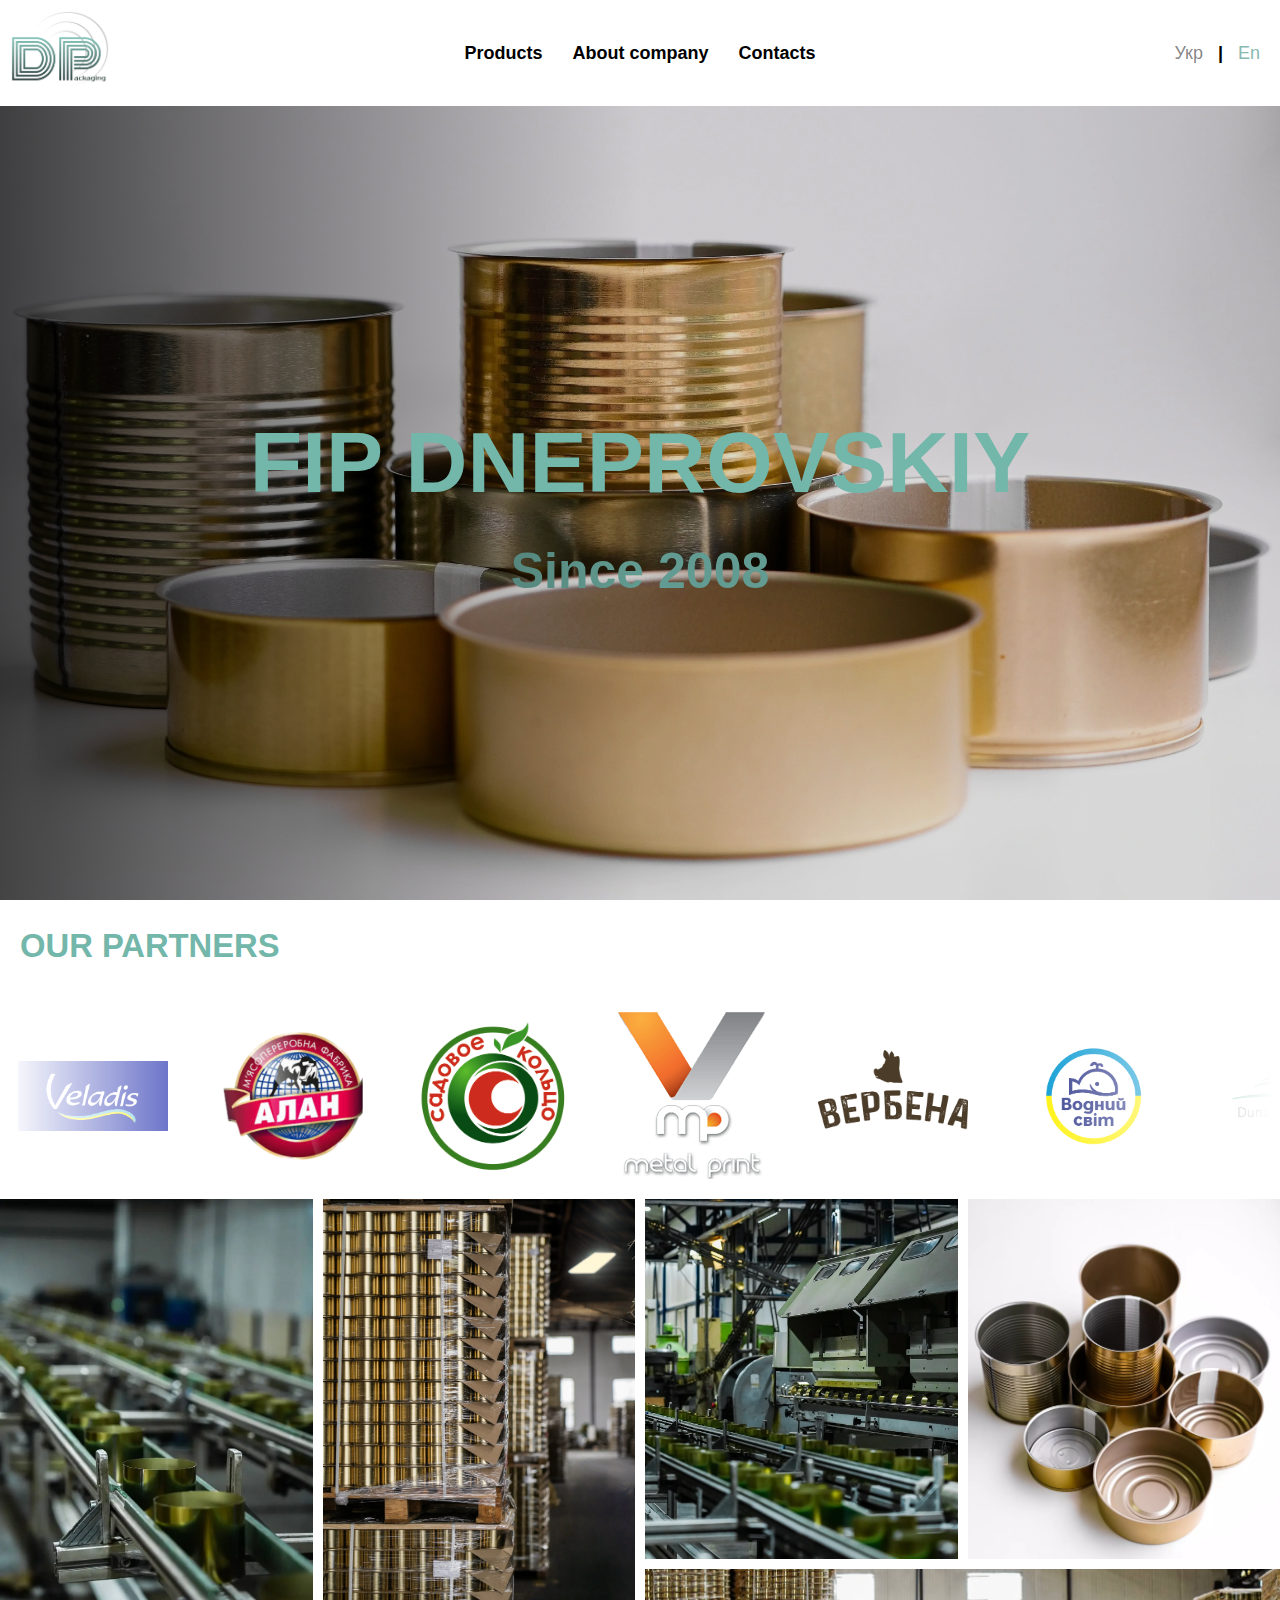
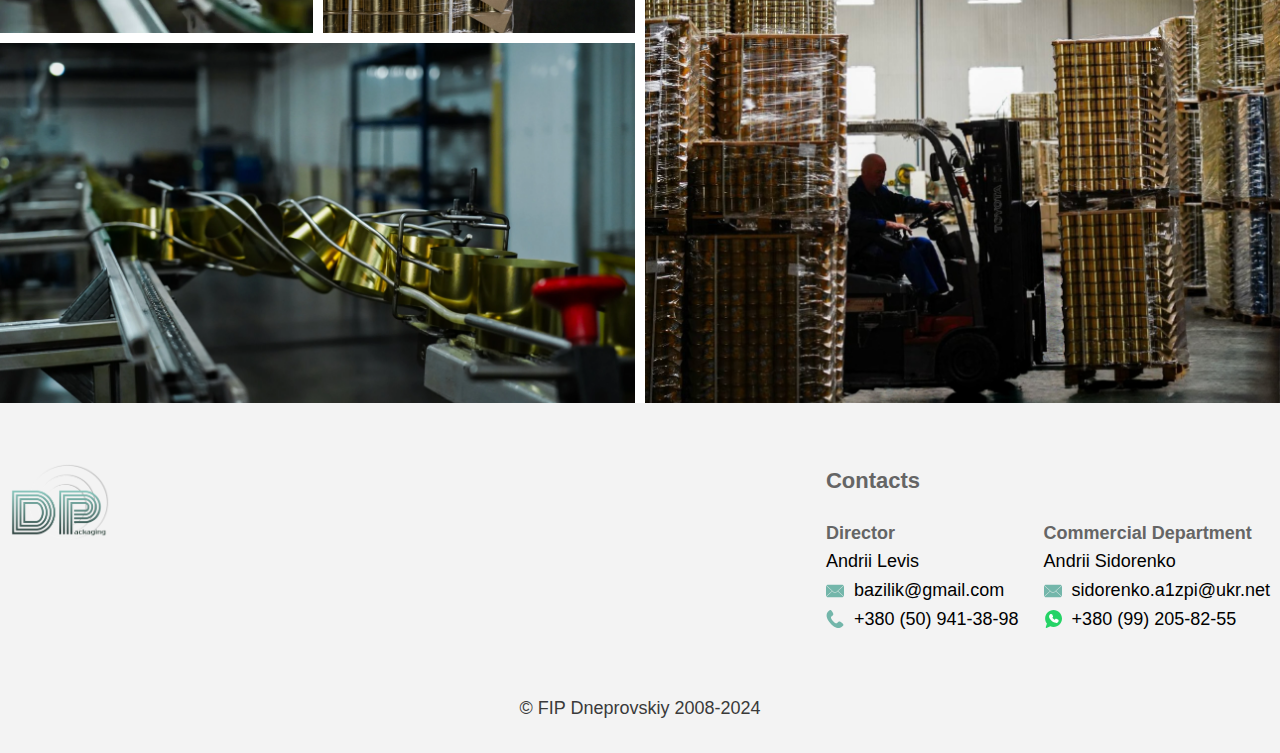
<file: index.html>
<!DOCTYPE html>
<html lang="en">
<head>
    <meta charset="UTF-8">
    <meta name="viewport" content="width=device-width, initial-scale=1.0">
    <title>DP</title>
    <link rel="icon" type="image/x-icon" href="assets/images/favicon.ico">
    <link rel="stylesheet" href="./style.css" />
</head>
<body>
<div class="wrapper">
    <div class="content">
        <header class="header">
            <div class="header-wrapper">
                <div class="logo-wrapper">
                    <a href="index.html" class="menu-link"><img src="assets/images/logo/logo1.png" alt="dp logo" width="100"></a>
                </div>
                <div class="nav_container">
                    <nav class="nav" id="nav">
                        <ul id="navigation" class="nav-list">
                            <li>
                                <a class="nav-link menu-link" id="menu-item-products" href="products.html">Продукція</a>
                            </li>
                            <li >
                                <a class="nav-link menu-link" id="menu-item-about-company" href="about-us.html">Про компанію</a>
                            </li>
                            <li>
                                <a class="nav-link menu-link" id="menu-item-contacts" href="contacts.html">Контакти</a>
                            </li>
                        </ul>
                    </nav>
                </div>
                <div class="header_right_section">
                    <div class="language-toggle">
                        <button id="switch-to-ua" class="language-button" onclick="switchLanguage('ua')">Укр</button>
                        <span>|</span>
                        <button id="switch-to-en" class="language-button" onclick="switchLanguage('en')">En</button>
                    </div>
                    <div class="burger-menu" id="burger-menu">
                        <span></span>
                        <span></span>
                        <span></span>
                    </div>
                </div>
            </div>
        </header>
        <main style="padding-top: 105px">
            <section class="hero-section">
                <div class="parallax-image home-image"></div>
                <div class="container">
                    <div class="hero-section-wrapper">
                        <h1 class="hero_header hero-header-style">FIP Dneprovskiy</h1>
                        <h3 class="hero_subheader">Since 2008</h3>
                    </div>
                </div>
            </section>
            <section class="partners-section">
                <div class="partners-header-container">
                    <div class="subheader-container">
                        <h3 id="partners_header" class="subheader">Our partners</h3>
                    </div>
                </div>
                <div class="carousel">
                    <div class="carousel-track">
                        <div class="carousel-item">
                            <img src="./assets/images/logo/veladis.png" alt="Logo 1">
                        </div>
                        <div class="carousel-item">
                            <img src="./assets/images/logo/images.png" alt="Logo 2">
                        </div>
                        <div class="carousel-item">
                            <img src="./assets/images/logo/logo62.png" alt="Logo 3">
                        </div>
                        <div class="carousel-item">
                            <img src="./assets/images/logo/logo_metal.png" alt="Logo 4">
                        </div>
                        <div class="carousel-item">
                            <img src="./assets/images/logo/Logo_Verbena-2.png" alt="Logo 6">
                        </div>
                        <div class="carousel-item">
                            <img src="./assets/images/logo/logoBig.png" alt="Logo 7">
                        </div>
                        <div class="carousel-item">
                            <img src="./assets/images/logo/logodunai.png" alt="Logo 8">
                        </div>
                        <div class="carousel-item">
                            <img src="./assets/images/logo/logoekvator.png" alt="Logo 9">
                        </div>
                        <div class="carousel-item">
                            <img src="./assets/images/logo/noroot.png" alt="Logo 10">
                        </div>
                        <div class="carousel-item">
                            <img src="./assets/images/logo/top_logo.png" alt="Logo 10">
                        </div>
                        <div class="carousel-item">
                            <img src="./assets/images/logo/logo.svg" alt="Logo 10">
                        </div>
                        <div class="carousel-item">
                            <img src="./assets/images/logo/CentralFish.webp" alt="Logo 10">
                        </div>
                        <div class="carousel-item">
                            <img src="./assets/images/logo/veladis.png" alt="Logo 1">
                        </div>
                        <div class="carousel-item">
                            <img src="./assets/images/logo/images.png" alt="Logo 2">
                        </div>
                        <div class="carousel-item">
                            <img src="./assets/images/logo/logo62.png" alt="Logo 3">
                        </div>
                        <div class="carousel-item">
                            <img src="./assets/images/logo/logo_metal.png" alt="Logo 4">
                        </div>
                        <div class="carousel-item">
                            <img src="./assets/images/logo/Logo_Verbena-2.png" alt="Logo 6">
                        </div>
                        <div class="carousel-item">
                            <img src="./assets/images/logo/logoBig.png" alt="Logo 7">
                        </div>
                        <div class="carousel-item">
                            <img src="./assets/images/logo/logodunai.png" alt="Logo 8">
                        </div>
                        <div class="carousel-item">
                            <img src="./assets/images/logo/logoekvator.png" alt="Logo 9">
                        </div>
                        <div class="carousel-item">
                            <img src="./assets/images/logo/noroot.png" alt="Logo 10">
                        </div>
                        <div class="carousel-item">
                            <img src="./assets/images/logo/top_logo.png" alt="Logo 10">
                        </div>
                        <div class="carousel-item">
                            <img src="./assets/images/logo/logo.svg" alt="Logo 10">
                        </div>
                        <div class="carousel-item">
                            <img src="./assets/images/logo/CentralFish.webp" alt="Logo 10">
                        </div>
                    </div>
                </div>
            </section>
            <section class="gallery-section">
                <section class="gallery">
                    <figure class="gallery__item gallery__item--1">
                        <img src="assets/images/gallery_1.webp" class="gallery__img fit-cover" alt="Image 1">
                    </figure>
                    <figure class="gallery__item gallery__item--2">
                        <img src="assets/images/gallery_2.webp" class="gallery__img fit-cover" alt="Image 2">
                    </figure>
                    <figure class="gallery__item gallery__item--3">
                        <img src="assets/images/gallery_4.webp" class="gallery__img fit-cover" alt="Image 3">
                    </figure>
                    <figure class="gallery__item gallery__item--4">
                        <img src="assets/images/gallery_3.webp" class="gallery__img fit-cover" alt="Image 4">
                    </figure>
                    <figure class="gallery__item gallery__item--5">
                        <img src="assets/images/gallery_5.webp" class="gallery__img fit-cover" alt="Image 5">
                    </figure>
                    <figure class="gallery__item gallery__item--6">
                        <img src="assets/images/gallery_6.webp" class="gallery__img fit-cover" alt="Image 6">
                    </figure>
                </section>
            </section>
        </main>
    </div>
    <footer>
        <div class="container">
            <div class="footer-contacts-col">
                <div class="row justify-sb">
                    <a href="index.html" class="menu-link"><img src="assets/images/logo/logo1.png" alt="dp logo" width="100"></a>
                    <div class="col gap-2 ">
                        <h1 class="footer-contacts_header" id="footer-contacts_header">CONTACTS</h1>
                        <div class="row">
                            <div class="col">
                                <h2 style="font-size: 18px; color: #656565" id="director_label">Director</h2>
                                <p style="font-size: 18px" id="director_name">Andrii Levis</p>
                                <div class="contact_row">
                                    <img src="assets/images/mail.svg" width="18px" alt="mail icon">
                                    <a style="font-size: 18px" class="contact_link" href="mailto:bazilik@gmail.com">bazilik@gmail.com</a>
                                </div>
                                <div class="contact_row">
                                    <img src="assets/images/tel.svg" width="18px" alt="whatsapp icon" />
                                    <a style="font-size: 18px" class="contact_link" href="tel:+380 (50) 941-38-98">+380 (50) 941-38-98</a>
                                </div>
                            </div>
                            <div class="col">
                                <h2 style="font-size: 18px; color: #656565" id="commercial_label">Commercial department</h2>
                                <p style="font-size: 18px" id="commercial_name">Andrii Sidorenko</p>
                                <div class="contact_row">
                                    <img src="assets/images/mail.svg" width="18px" alt="mail icon">
                                    <a style="font-size: 18px" class="contact_link" href="mailto:sidorenko.a1zpi@ukr.net"> sidorenko.a1zpi@ukr.net</a>
                                </div>
                                <div class="contact_row">
                                    <img src="assets/images/whatsapp.svg" width="18px" alt="whatsapp icon" />
                                    <a style="font-size: 18px" class="contact_link" href="tel:+38 (067) 562-83-24">+380 (99) 205-82-55</a>
                                </div>
                            </div>
                        </div>
                    </div>
                </div>
            </div>
            <div class="footer-bottom">
                <p>© <span class="hero_header">FIP Dneprovskiy</span> 2008-2024</p>
            </div>
        </div>
    </footer>
</div>
<script src="main.js"></script>
<script src="burger-menu.js"></script>
</body>
</html>
</file>
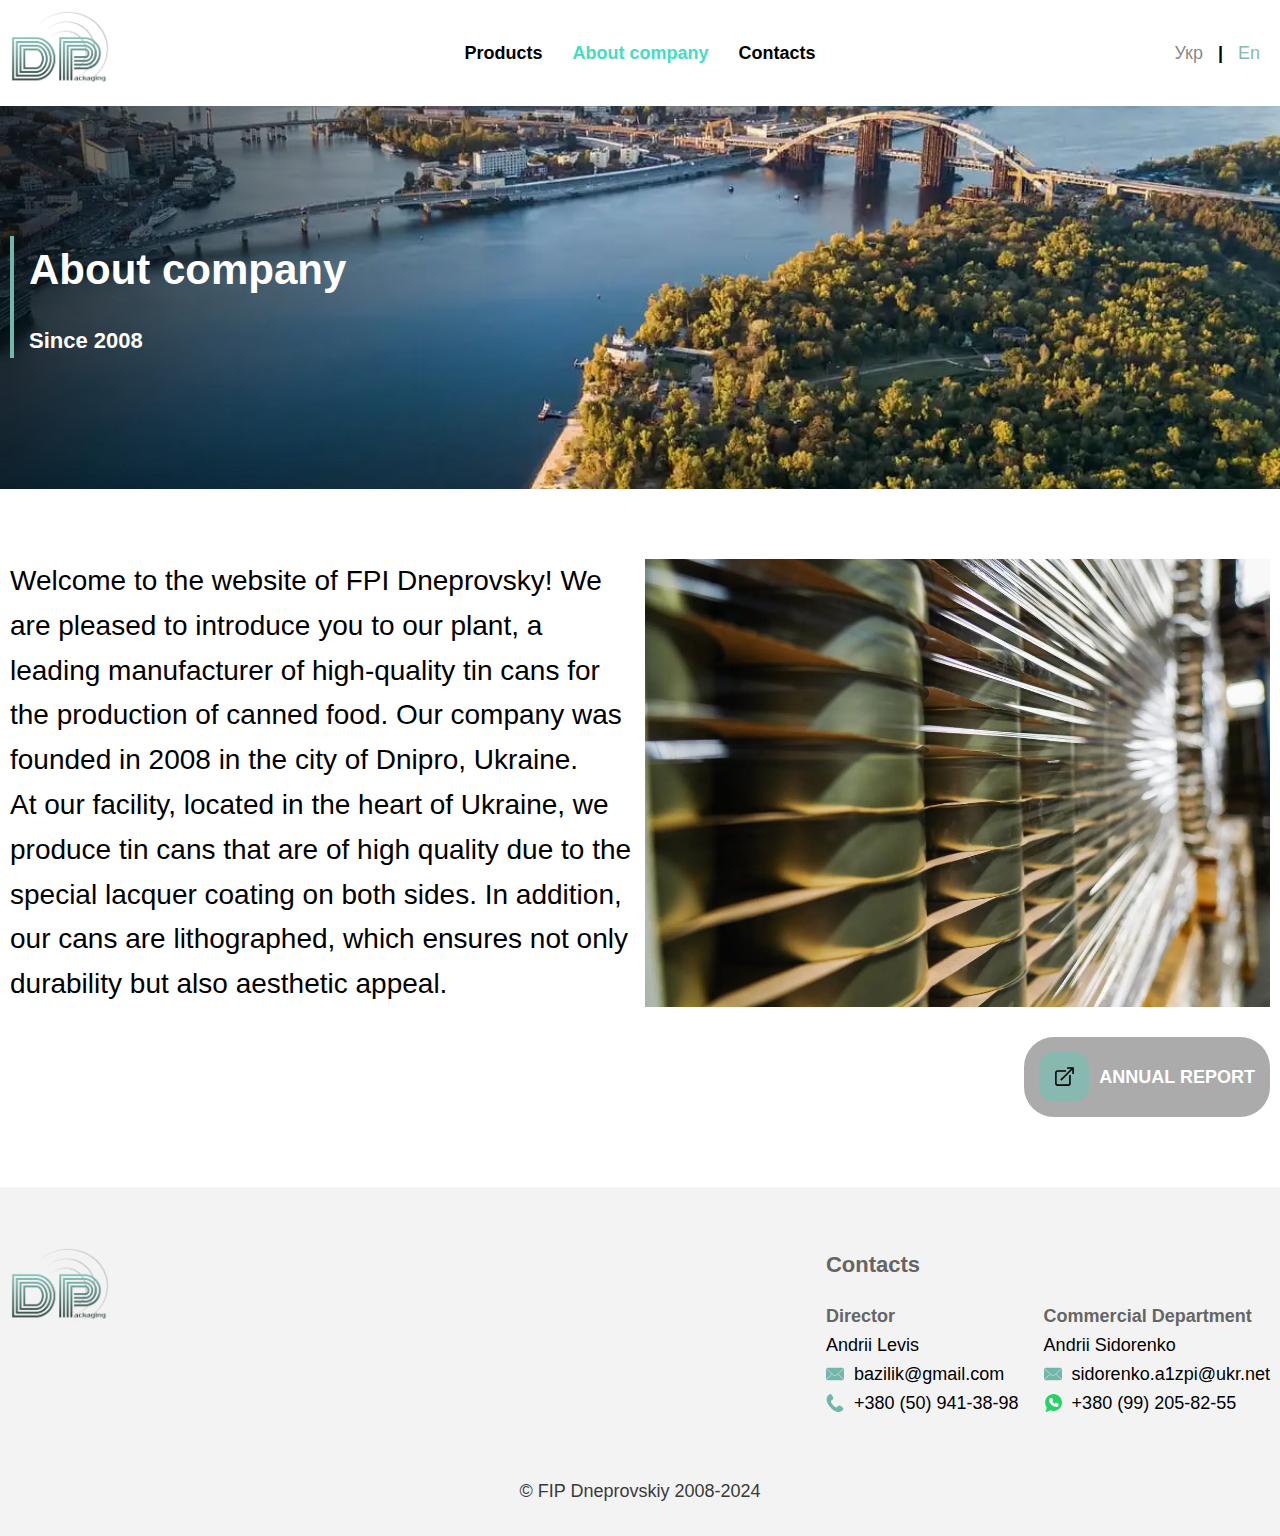
<file: about-us.html>
<!DOCTYPE html>
<html lang="en">
<head>
    <meta charset="UTF-8">
    <meta name="viewport" content="width=device-width, initial-scale=1.0">
    <title>Title</title>
    <link rel="icon" type="image/x-icon" href="assets/images/favicon.ico">
    <link rel="stylesheet" href="./style.css" />
</head>
<body>
    <div class="wrapper">
        <div class="content">
            <header class="header">
                <div class="header-wrapper">
                    <div class="logo-wrapper">
                        <a href="index.html" class="menu-link"><img src="assets/images/logo/logo1.png" alt="dp logo" width="100"></a>
                    </div>
                    <div class="nav_container">
                        <nav class="nav" id="nav">
                            <ul id="navigation" class="nav-list">
                                <li>
                                    <a class="nav-link menu-link" id="menu-item-products" href="products.html">Продукція</a>
                                </li>
                                <li >
                                    <a class="nav-link menu-link active" id="menu-item-about-company" href="about-us.html">Про компанію</a>
                                </li>
                                <li>
                                    <a class="nav-link menu-link" id="menu-item-contacts" href="contacts.html">Контакти</a>
                                </li>
                            </ul>
                        </nav>
                    </div>
                    <div class="header_right_section">
                        <div class="language-toggle">
                            <button id="switch-to-ua" class="language-button" onclick="switchLanguage('ua')">Укр</button>
                            <span>|</span>
                            <button id="switch-to-en" class="language-button" onclick="switchLanguage('en')">En</button>
                        </div>
                        <div class="burger-menu" id="burger-menu">
                            <span></span>
                            <span></span>
                            <span></span>
                        </div>
                    </div>
                </div>
            </header>
            <main style="padding-top: 105px">
                <section class="hero">
                    <div class="parallax-image about-us-image"></div>
                    <div class="container">
                        <div class="hero-content">
                            <h2 id="about_us_header" class="about_us_header">About the Company</h2>
                            <h3 class="about_description">Since 2008</h3>
                        </div>
                    </div>
                </section>
                <section id="about-us-section" class="about-us-section">
                    <div class="container">
                        <div class="row-2-wrapper">
                            <div class="about-us-text-container">
                                <p id="about-text-part1">
                                    Welcome to the website of FIP Dneprovskyi! We are pleased to introduce you to our plant, a leading manufacturer of high-quality tin cans for the production of canned food. Our company was founded in 2008 in the city of Dnipro, Ukraine.
                                </p>
                                <p id="about-text-part2">
                                    At our facility, located in the heart of Ukraine, we produce tin cans that are of high quality due to the special lacquer coating on both sides. In addition, our cans \t\t\tare lithographed, which ensures not only durability but also aesthetic appeal.
                                </p>
                            </div>
                            <div class="about-us-image-container">
                                <img class="about-image" src="assets/images/about_photo.webp" alt="photo">
                            </div>
                        </div>
                        <div class="bottom_button_wrapper">
                            <a class="pdf-button" href="assets/ZVITUPRAVL2022.pdf" target="_blank">
                                <div class="button_icon_wrapper">
                                    <img src="assets/images/link_external.svg" width="25px" alt="annual report">
                                </div>
                                <span id="pdfButton" >Звітність</span>
                            </a>
                        </div>
                    </div>
                </section>
            </main>
        </div>
        <footer>
            <div class="container">
                <div class="footer-contacts-col">
                    <div class="row justify-sb">
                        <a href="index.html" class="menu-link"><img src="assets/images/logo/logo1.png" alt="dp logo" width="100"></a>
                        <div class="col gap-2 ">
                            <h1 class="footer-contacts_header" id="footer-contacts_header">CONTACTS</h1>
                            <div class="row">
                                <div class="col">
                                    <h2 style="font-size: 18px; color: #656565" id="director_label">Director</h2>
                                    <p style="font-size: 18px" id="director_name">Andrii Levis</p>
                                    <div class="contact_row">
                                        <img src="assets/images/mail.svg" width="18px" alt="mail icon">
                                        <a style="font-size: 18px" class="contact_link" href="mailto:bazilik@gmail.com">bazilik@gmail.com</a>
                                    </div>
                                    <div class="contact_row">
                                        <img src="assets/images/tel.svg" width="18px" alt="whatsapp icon" />
                                        <a style="font-size: 18px" class="contact_link" href="tel:+380 (50) 941-38-98">+380 (50) 941-38-98</a>
                                    </div>
                                </div>
                                <div class="col">
                                    <h2 style="font-size: 18px; color: #656565" id="commercial_label">Commercial department</h2>
                                    <p style="font-size: 18px" id="commercial_name">Andrii Sidorenko</p>
                                    <div class="contact_row">
                                        <img src="assets/images/mail.svg" width="18px" alt="mail icon">
                                        <a style="font-size: 18px" class="contact_link" href="mailto:sidorenko.a1zpi@ukr.net"> sidorenko.a1zpi@ukr.net</a>
                                    </div>
                                    <div class="contact_row">
                                        <img src="assets/images/whatsapp.svg" width="18px" alt="whatsapp icon" />
                                        <a style="font-size: 18px" class="contact_link" href="tel:+38 (067) 562-83-24">+380 (99) 205-82-55</a>
                                    </div>
                                </div>
                            </div>
                        </div>
                    </div>
                </div>
                <div class="footer-bottom">
                    <p>© <span class="hero_header">FIP Dneprovskiy</span> 2008-2024</p>
                </div>
            </div>
        </footer>
    </div>
    <script src="about-us.js"></script>
    <script src="burger-menu.js"></script>
</body>
</html>
</file>
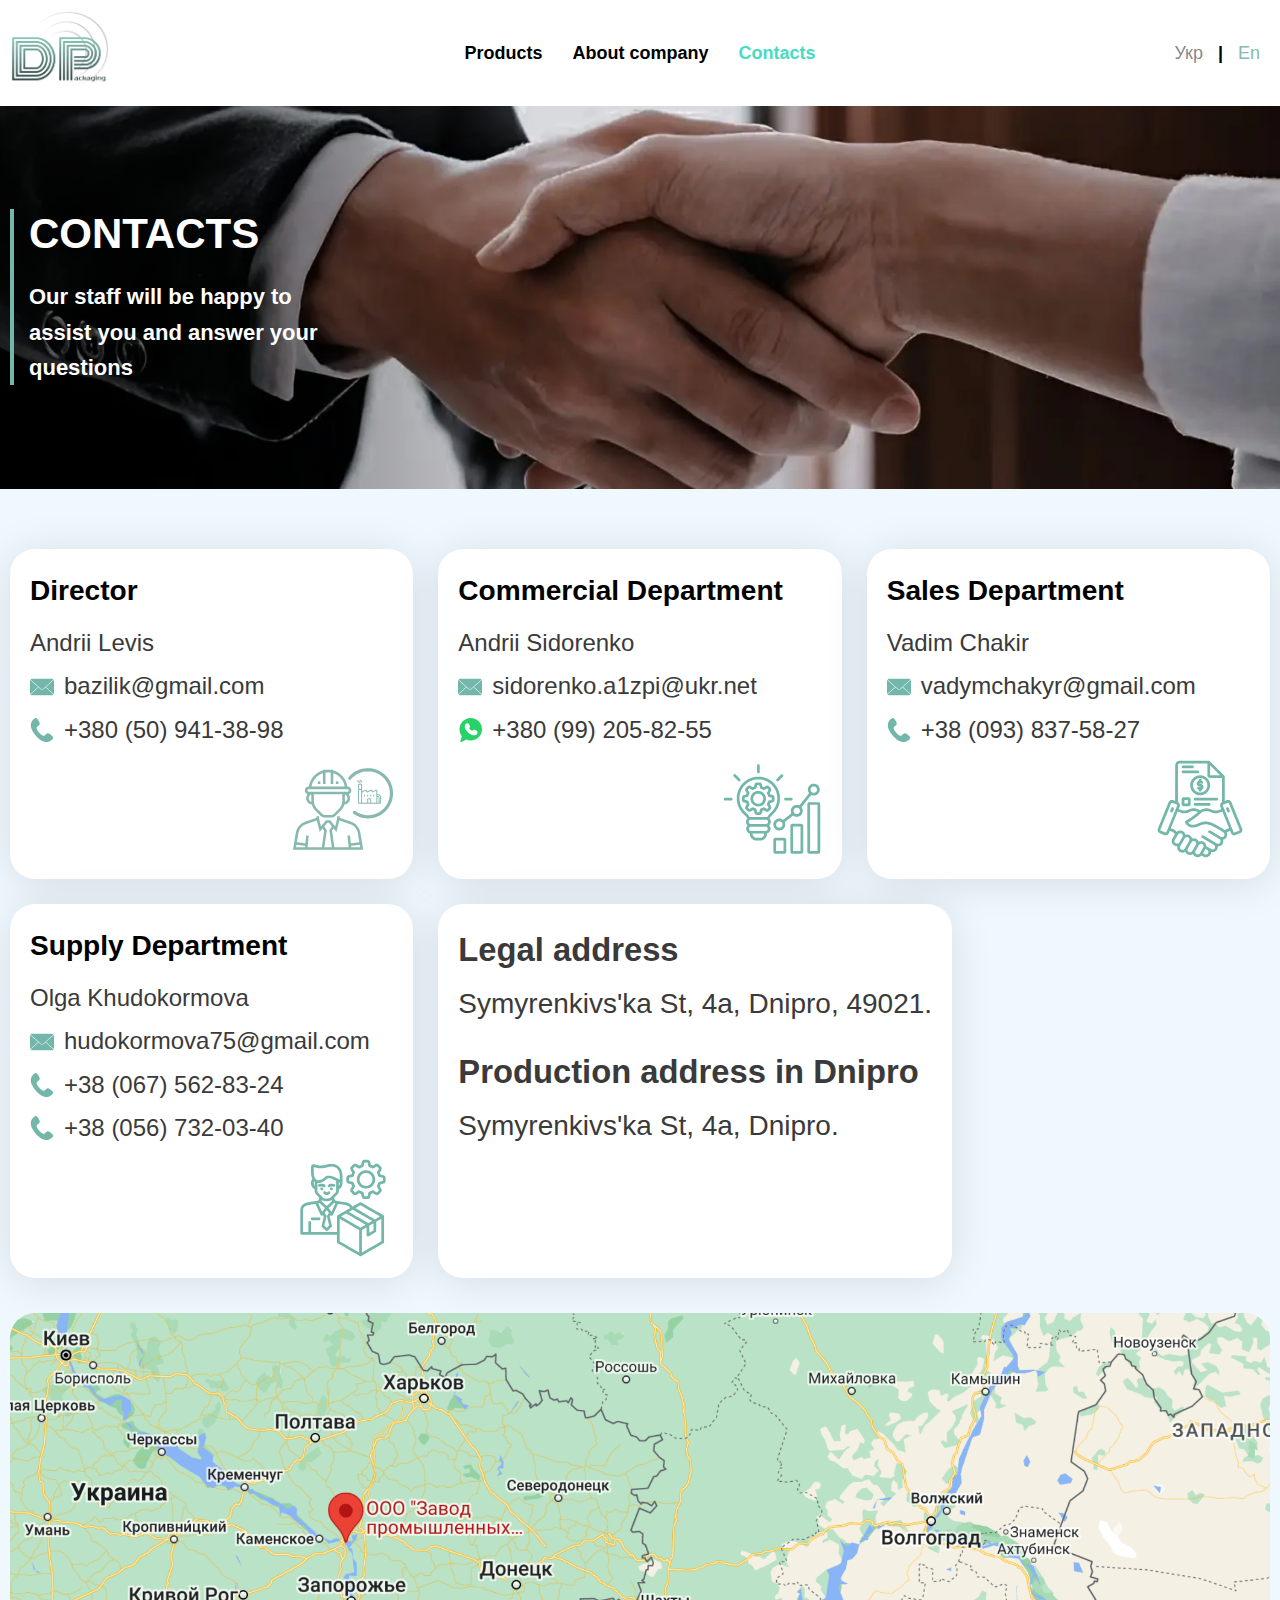
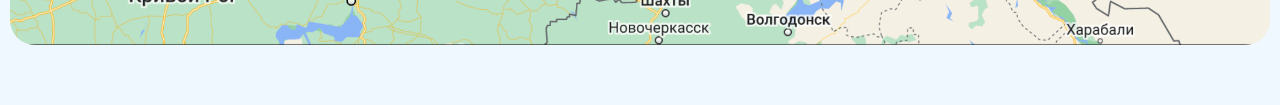
<file: contacts.html>
<!DOCTYPE html>
<html lang="en">
<head>
    <meta charset="UTF-8">
    <meta name="viewport" content="width=device-width, initial-scale=1.0">
    <title>Contacts</title>
    <link rel="icon" type="image/x-icon" href="assets/images/favicon.ico">
    <link rel="stylesheet" href="./style.css" />
</head>
<body>
    <div class="wrapper">
        <div class="content">
            <header class="header">
                <div class="header-wrapper">
                    <div class="logo-wrapper">
                        <a href="index.html" class="menu-link"><img src="assets/images/logo/logo1.png" alt="dp logo" width="100"></a>
                    </div>
                    <div class="nav_container">
                        <nav class="nav" id="nav">
                            <ul id="navigation" class="nav-list">
                                <li>
                                    <a class="nav-link menu-link" id="menu-item-products" href="products.html">Продукція</a>
                                </li>
                                <li >
                                    <a class="nav-link menu-link" id="menu-item-about-company" href="about-us.html">Про компанію</a>
                                </li>
                                <li>
                                    <a class="nav-link menu-link active" id="menu-item-contacts" href="contacts.html">Контакти</a>
                                </li>
                            </ul>
                        </nav>
                    </div>
                    <div class="header_right_section">
                        <div class="language-toggle">
                            <button id="switch-to-ua" class="language-button" onclick="switchLanguage('ua')">Укр</button>
                            <span>|</span>
                            <button id="switch-to-en" class="language-button" onclick="switchLanguage('en')">En</button>
                        </div>
                        <div class="burger-menu" id="burger-menu">
                            <span></span>
                            <span></span>
                            <span></span>
                        </div>
                    </div>
                </div>
            </header>
            <main style="padding-top: 105px">
                <section class="hero">
                    <div class="parallax-image contacts-image"></div>
                    <div class="container">
                        <div class="hero-content">
                            <h2 class="contacts_header subheader">Contacts</h2>
                            <h3 class="contacts_description" id="contacts_description">Our staff will be happy to assist you and answer your questions</h3>
                        </div>
                    </div>
                </section>
                <section id="contact-section" class="contact-us-section">
                    <div class="container">
                        <div class="row-3-wrapper">
                            <div class="contact-container">
                                <div class="contact-container_inner">
                                    <h3 id="director_label">Director</h3>
                                    <div class="contacts_rows">
                                        <p id="director_name">Andrii Levis</p>
                                        <div class="contact_row">
                                            <img src="assets/images/mail.svg" width="24px" alt="mail icon">
                                            <a class="contact_link" href="mailto:bazilik@gmail.com">bazilik@gmail.com</a>
                                        </div>
                                        <div class="contact_row">
                                            <img src="assets/images/tel.svg" width="24px" alt="whatsapp icon" />
                                            <a class="contact_link" href="tel:+380 (50) 941-38-98">+380 (50) 941-38-98</a>
                                        </div>
                                    </div>
                                </div>
                                <div class="card_icon_wrapper">
                                    <img src="assets/images/factory_chief.svg" width="100" alt="commercial icon"/>
                                </div>
                            </div>
                            <div class="contact-container">
                                <div class="contact-container_inner">
                                    <h3 id="commercial_label">Commercial Department</h3>
                                    <div class="contacts_rows">
                                        <p id="commercial_name">Andrii Sidorenko</p>
                                        <div class="contact_row">
                                            <img src="assets/images/mail.svg" width="24px" alt="mail icon">
                                            <a class="contact_link" href="mailto:sidorenko.a1zpi@ukr.net"> sidorenko.a1zpi@ukr.net</a>
                                        </div>
                                        <div class="contact_row">
                                            <img src="assets/images/whatsapp.svg" width="24px" alt="whatsapp icon" />
                                            <a class="contact_link" href="tel:+38 (067) 562-83-24">+380 (99) 205-82-55</a>
                                        </div>
                                    </div>
                                </div>
                                <div class="card_icon_wrapper">
                                    <img src="assets/images/solid_commercial_d.svg" width="100" alt="commercial icon"/>
                                </div>
                            </div>
                            <div class="contact-container">
                                <div class="contact-container_inner">
                                    <h3 class="sales_label">Sales Department:</h3>
                                    <div class="contacts_rows">
                                        <p class="sales_name">Vadim Chakir</p>
                                        <div class="contact_row">
                                            <img src="assets/images/mail.svg" width="24px" alt="mail icon">
                                            <a class="contact_link" href="mailto:vadymchakyr@gmail.com">vadymchakyr@gmail.com</a>
                                        </div>
                                        <div class="contact_row">
                                            <img src="assets/images/tel.svg" width="24px" alt="phone icon"/>
                                            <a class="contact_link" href="tel:+38 (093) 837-58-27">+38 (093) 837-58-27</a>
                                        </div>
                                    </div>
                                </div>
                                <div class="card_icon_wrapper">
                                    <img src="assets/images/solid_sales_d.svg" width="100" alt="sales icon"/>
                                </div>
                            </div>
                            <div class="contact-container">
                                <div class="contact-container_inner">
                                    <h3 class="supply_label">Supply Department:</h3>
                                    <div class="contacts_rows">
                                        <p class="supply_name">Olga Khudokormova</p>
                                        <div class="contact_row">
                                            <img src="assets/images/mail.svg" width="24px" alt="mail icon"/>
                                            <a class="contact_link" href="mailto:hudokormova75@gmail.com"> hudokormova75@gmail.com</a>
                                        </div>
                                        <div class="contact_row">
                                            <img src="assets/images/tel.svg" width="24px" alt="phone icon" />
                                            <a class="contact_link" href="tel:+38 (067) 562-83-24">+38 (067) 562-83-24</a>
                                        </div>
                                        <div class="contact_row">
                                            <img src="assets/images/tel.svg" width="24px" alt="phone icon"/>
                                            <a class="contact_link" href="tel:+38 (056) 732-03-40">+38 (056) 732-03-40</a>
                                        </div>
                                    </div>
                                </div>
                                <div class="card_icon_wrapper">
                                    <img src="assets/images/solid_supply_d.svg" width="100" alt="supply icon"/>
                                </div>
                            </div>
                            <div class="address_wrapper">
                                <div class="address_row">
                                    <h3 id="label1">
                                        Юридична адреса:
                                    </h3>
                                    <p id="field1">
                                        49021, м. Дніпро, вул. Симиренківська 4А, кімната 409.
                                    </p>
                                </div>
                                <div class="address_row">
                                    <h3 id="label2">
                                        Адреса виробництва в м. Дніпро:
                                    </h3>
                                    <p id="field2">
                                        м. Дніпро, вул. Симиренківська 4А.
                                    </p>
                                </div>
                            </div>
                        </div>
                        <img class="map_image" src="assets/images/map.png" alt="map image">
                    </div>
                </section>
            </main>
        </div>
    </div>

    <script src="libs.js"></script>
    <script src="burger-menu.js"></script>
</body>
</html>
</file>
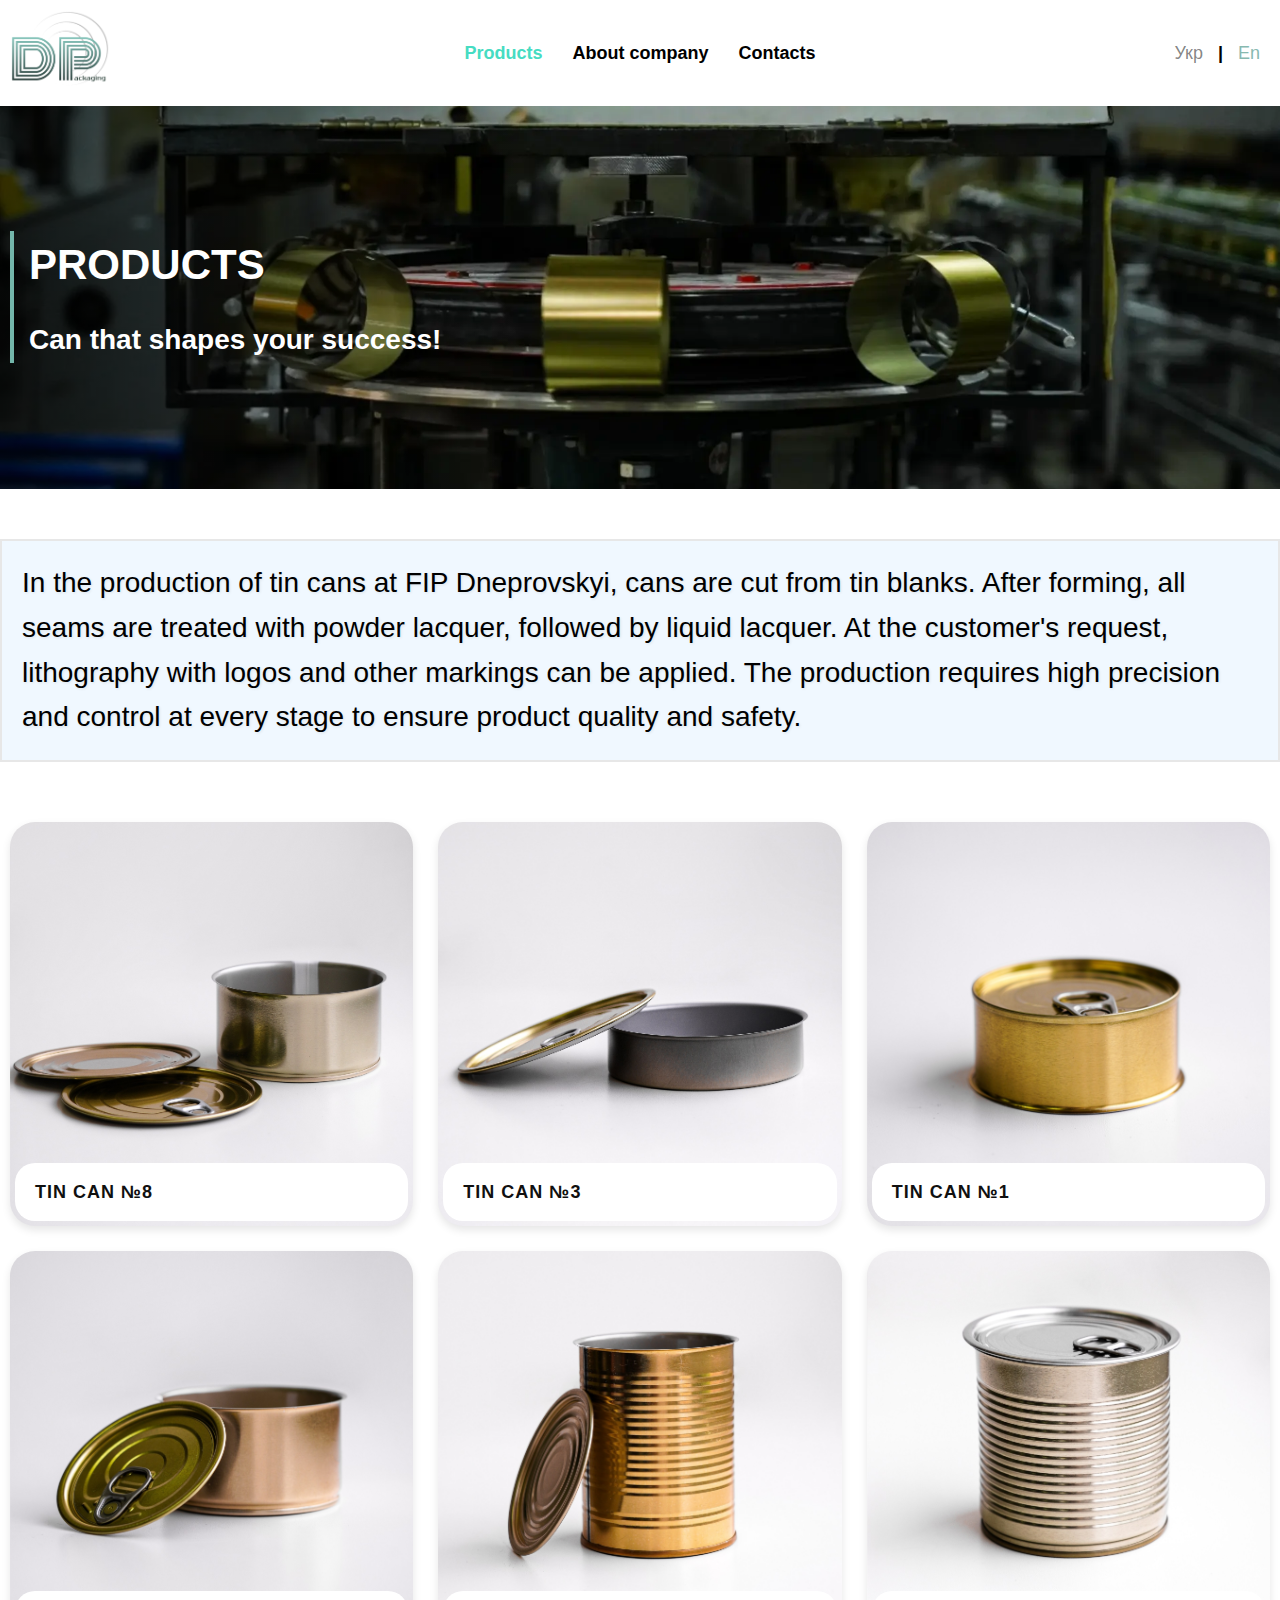
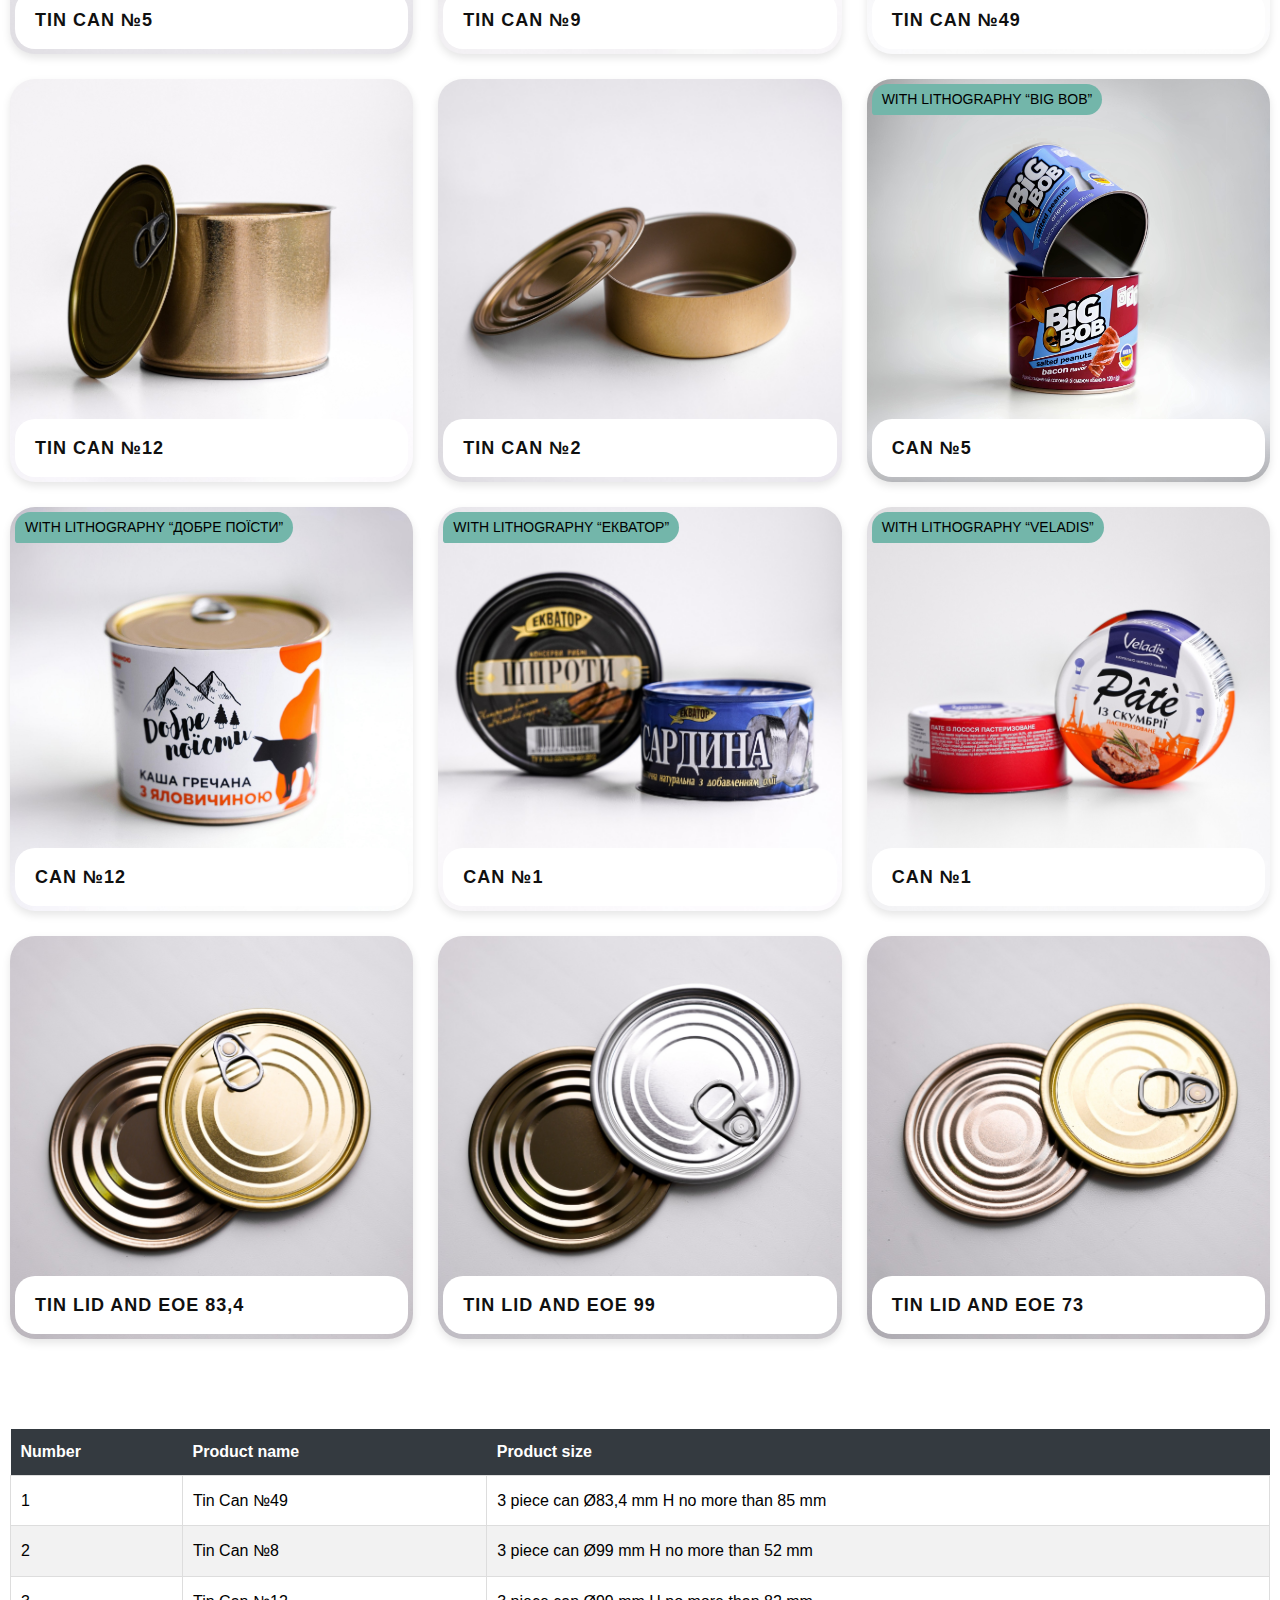
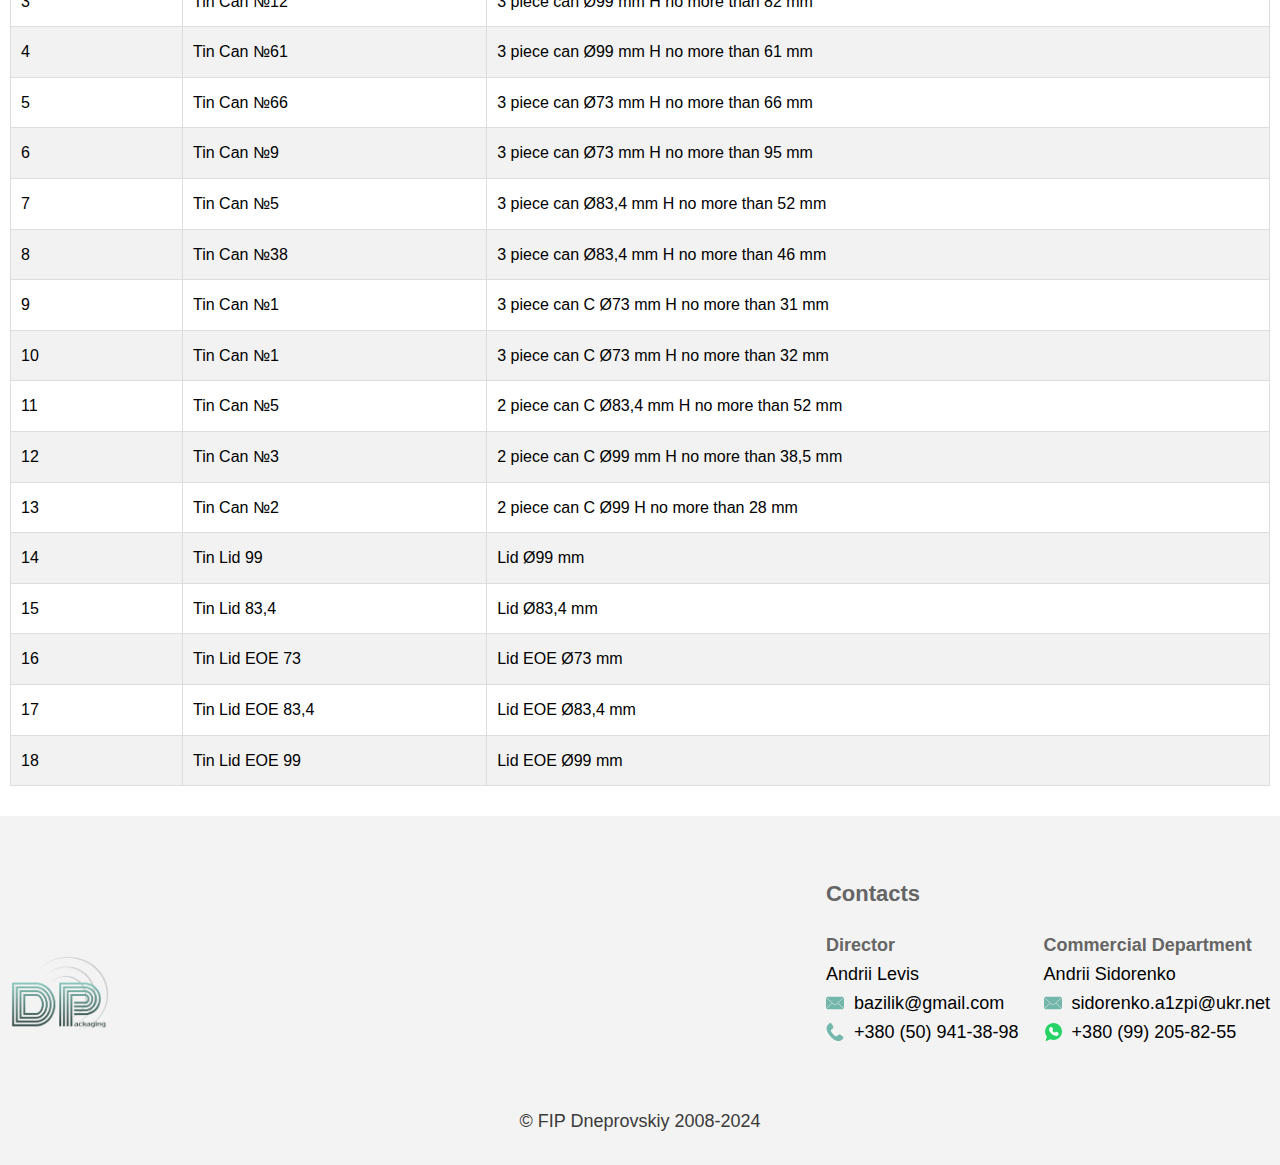
<file: products.html>
<!DOCTYPE html>
<html lang="en">
<head>
    <meta charset="UTF-8">
    <meta name="viewport" content="width=device-width, initial-scale=1.0">
    <title>Products</title>
    <link rel="icon" type="image/x-icon" href="assets/images/favicon.ico">
    <link rel="stylesheet" href="./style.css" />
</head>
<body>
<div class="wrapper">
  <div class="content">
    <header class="header">
      <div class="header-wrapper">
        <div class="logo-wrapper">
          <a href="index.html" class="menu-link"><img src="assets/images/logo/logo1.png" alt="dp logo" width="100"></a>
        </div>
        <div class="nav_container">
          <nav class="nav" id="nav">
            <ul id="navigation" class="nav-list">
              <li>
                <a class="nav-link menu-link active" id="menu-item-products" href="products.html">Продукція</a>
              </li>
              <li >
                <a class="nav-link menu-link" id="menu-item-about-company" href="about-us.html">Про компанію</a>
              </li>
              <li>
                <a class="nav-link menu-link" id="menu-item-contacts" href="contacts.html">Контакти</a>
              </li>
            </ul>
          </nav>
        </div>
        <div class="header_right_section">
          <div class="language-toggle">
            <button id="switch-to-ua" class="language-button" onclick="switchLanguage('ua')">Укр</button>
            <span>|</span>
            <button id="switch-to-en" class="language-button" onclick="switchLanguage('en')">En</button>
          </div>
          <div class="burger-menu" id="burger-menu">
            <span></span>
            <span></span>
            <span></span>
          </div>
        </div>
      </div>
    </header>
    <main style="padding-top: 105px">
      <section class="hero">
        <div class="parallax-image products-image"></div>
        <div class="container">
          <div class="hero-content">
            <h2 id="products_header" class="subheader products_header">Products</h2>
              <p style="font-weight: 600" id="products_subheader">
                  Can that shapes your success!
              </p>
            <!--          <h3 class="about_description">Since 2008</h3>-->
          </div>
        </div>
      </section>
      <section id="product-section" class="product-section">
        <div class="section-header">
          <div class="subheader-container">
            <!--          <h2 id="products_header" class="subheader">Products</h2>-->
            <p id="products_description">
                In the production of tin cans at FIP Dneprovskyi, cans are cut from tin blanks.
                After forming, all seams are treated with powder lacquer, followed by liquid lacquer.
                At the customer's request, lithography with logos and other markings can be applied.
                The production requires high precision and control at every stage to ensure product quality and safety.
            </p>
          </div>
        </div>
        <div class="container">
          <section id="gallery_products" class="gallery_products">
            <div class="catalog-card" style="background-image: url('assets/images/v2/product_1.jpg')">
<!--              <div class="image-container">-->
<!--                <img src="assets/images/v2/product_1.jpg" alt="Product Image">-->
<!--              </div>-->
              <div class="info">
                <h3 class="card_header">Tin can №8</h3>
              </div>
            </div>
            <div class="catalog-card" style="background-image: url('assets/images/v2/product_2.jpg')">
<!--              <div class="image-container">-->
<!--                <img src="assets/images/v2/product_2.jpg" alt="Product Image">-->
<!--              </div>-->
              <div class="info">
                <h3 class="card_header">Tin can №3</h3>
              </div>
            </div>
            <div class="catalog-card" style="background-image: url('assets/images/v2/product_3.jpg')">
<!--              <div class="image-container">-->
<!--                <img src="assets/images/v2/product_3.jpg" alt="Product Image">-->
<!--              </div>-->
              <div class="info">
                <h3 class="card_header">Tin can №1</h3>
              </div>
            </div>
            <div class="catalog-card" style="background-image: url('assets/images/v2/product_4.jpg')">
<!--              <div class="image-container">-->
<!--                <img src="assets/images/v2/product_4.jpg" alt="Product Image">-->
<!--              </div>-->
              <div class="info">
                <h3 class="card_header">Tin can №5</h3>
              </div>
            </div>
            <div class="catalog-card" style="background-image: url('assets/images/v2/product_5.jpg')">
<!--              <div class="image-container">-->
<!--                <img src="assets/images/v2/product_5.jpg" alt="Product Image">-->
<!--              </div>-->
              <div class="info">
                <h3 class="card_header">Tin can №9</h3>
              </div>
            </div>
            <div class="catalog-card" style="background-image: url('assets/images/v2/product_6.jpg')">
<!--              <div class="image-container">-->
<!--                <img src="assets/images/v2/product_6.jpg" alt="Product Image">-->
<!--              </div>-->
              <div class="info">
                <h3 class="card_header">Tin can №49</h3>
              </div>
            </div>
            <div class="catalog-card" style="background-image: url('assets/images/v2/product_7.jpg')">
<!--              <div class="image-container">-->
<!--                <img src="assets/images/v2/product_7.jpg" alt="Product Image">-->
<!--              </div>-->
              <div class="info">
                <h3 class="card_header">Tin can №12</h3>
              </div>
            </div>
            <div class="catalog-card" style="background-image: url('assets/images/v2/product_8.jpg')">
<!--              <div class="image-container">-->
<!--                <img src="assets/images/v2/product_8.jpg" alt="Product Image">-->
<!--              </div>-->
              <div class="info">
                <h3 class="card_header">Tin can №2</h3>
              </div>
            </div>
            <div class="catalog-card" style="background-image: url('assets/images/v2/product_9.jpg')">
<!--              <div class="image-container">-->
<!--                <img src="assets/images/v2/product_9.jpg" alt="Product Image">-->
<!--              </div>-->
              <div class="info">
                <h3 class="card_header">Can № 5</h3>
              </div>
              <h3 class="additional_info_text">with lithography “BiG BOB”</h3>
            </div>
            <div class="catalog-card" style="background-image: url('assets/images/v2/product_10.jpg')">
<!--              <div class="image-container">-->
<!--                <img src="assets/images/v2/product_10.jpg" alt="Product Image">-->
<!--              </div>-->
              <div class="info">
                <h3 class="card_header">Can № 12</h3>
              </div>
              <h3 class="additional_info_text">with lithography “Добре Поїсти”</h3>
            </div>
            <div class="catalog-card" style="background-image: url('assets/images/v2/product_11.jpg')">
<!--              <div class="image-container">-->
<!--                <img src="assets/images/v2/product_11.jpg" alt="Product Image">-->
<!--              </div>-->
              <div class="info">
                <h3 class="card_header">Can № 1</h3>
              </div>
              <h3 class="additional_info_text">with lithography “Екватор”</h3>
            </div>
            <div class="catalog-card" style="background-image: url('assets/images/v2/product_12.jpg')">
<!--              <div class="image-container">-->
<!--                <img src="assets/images/v2/product_12.jpg" alt="Product Image">-->
<!--              </div>-->
              <div class="info">
                <h3 class="card_header">Can № 1</h3>
              </div>
              <h3 class="additional_info_text">with lithography “Veladis”</h3>
            </div>
            <div class="catalog-card" style="background-image: url('assets/images/v2/lid_1.jpg')">
<!--              <div class="image-container">-->
<!--                <img src="assets/images/v2/lid_1.jpg" alt="Product Image">-->
<!--              </div>-->
              <div class="info">
                <h3 class="card_header">Tin Lid and EOE 83,4</h3>
              </div>
            </div>
            <div class="catalog-card" style="background-image: url('assets/images/v2/lid_2.jpg')">
<!--              <div class="image-container">-->
<!--                <img src="assets/images/v2/lid_2.jpg" alt="Product Image">-->
<!--              </div>-->
              <div class="info">
                <h3 class="card_header">Tin Lid and EOE 99</h3>
              </div>
            </div>
            <div class="catalog-card" style="background-image: url('assets/images/v2/lid_3.jpg')">
<!--              <div class="image-container">-->
<!--                <img src="assets/images/v2/lid_3.jpg" alt="Product Image">-->
<!--              </div>-->
              <div class="info">
                <h3 class="card_header">Tin Lid and EOE 73</h3>
              </div>
            </div>
          </section>
        </div>
      </section>
      <section class="table-container">
        <div class="container">
          <div class="table-container">
            <table>
              <thead>
              <tr>
                <th id="tHeader_number">Номер</th>
                <th id="tHeader_name">Назва виробу</th>
                <th id="tHeader_size">Розмір виробу</th>
              </tr>
              </thead>
              <tbody id="products_tbody">
              <tr>
                <td>1</td>
                <td>Жерстяна Банка №49</td>
                <td>Зварна банка Ø83,4 мм H не більше ніж 85 мм</td>
              </tr>
              <tr>
                <td>2</td>
                <td>Жерстяна Банка №8</td>
                <td>Зварна банка Ø99 мм H не більше ніж 52 мм</td>
              </tr>
              <tr>
                <td>3</td>
                <td>Жерстяна Банка №12</td>
                <td>Зварна банка Ø99 мм H не більше ніж 82 мм</td>
              </tr>
              <tr>
                <td>4</td>
                <td>Жерстяна Банка №61</td>
                <td>Зварна банка Ø99 мм H не більше ніж 82 мм</td>
              </tr>
              <tr>
                <td>5</td>
                <td>Жерстяна Банка №66</td>
                <td>Зварна банка Ø73 мм H не більше ніж 66 мм</td>
              </tr>
              <tr>
                <td>6</td>
                <td>Жерстяна Банка №9</td>
                <td>Зварна банка C Ø73 мм H не більше ніж 95 мм</td>
              </tr>
              <tr>
                <td>7</td>
                <td>Жерстяна Банка №5</td>
                <td>Зварна банка Ø83,4 мм H не більше ніж 52 мм</td>
              </tr>
              <tr>
                <td>8</td>
                <td>Жерстяна Банка №38</td>
                <td>Зварна банка C Ø83,4 мм H не більше ніж 46 мм</td>
              </tr>
              <tr>
                <td>9</td>
                <td>Жерстяна Банка №1</td>
                <td>Зварна банка Ø73 мм H не більше ніж 31 мм</td>
              </tr>
              <tr>
                <td>10</td>
                <td>Жерстяна Банка №1</td>
                <td>Зварна банка C Ø73 мм H не більше ніж 32 мм</td>
              </tr>
              <tr>
                <td>11</td>
                <td>Жерстяна Банка №5</td>
                <td>Тягнута банка C Ø83,4 мм H не більше ніж 52 мм</td>
              </tr>
              <tr>
                <td>12</td>
                <td>Жерстяна Банка №3</td>
                <td>Тягнута банка C Ø99 мм H не більше ніж 38,5 мм</td>
              </tr>
              <tr>
                <td>13</td>
                <td>Жерстяна Банка №3</td>
                <td>Тягнута банка C Ø99 H не більше ніж 28 мм</td>
              </tr>
              <tr>
                <td>14</td>
                <td>Жерстяна Кришка 99</td>
                <td>Кришка Ø83,4 мм</td>
              </tr>
              <tr>
                <td>15</td>
                <td>Жерстяна Кришка 83,4</td>
                <td>Кришка Ø83,4 мм</td>
              </tr>
              <tr>
                <td>16</td>
                <td>Жерстяна Кришка EOE 73</td>
                <td>Кришка EOE Ø73 мм</td>
              </tr>
              <tr>
                <td>17</td>
                <td>Жерстяна КришкаEOE 83,4</td>
                <td>Кришка EOE Ø83,4 мм</td>
              </tr>
              <tr>
                <td>18</td>
                <td>Жерстяна КришкаEOE 99</td>
                <td>Кришка EOE Ø99 мм</td>
              </tr>
              </tbody>
            </table>
          </div>
        </div>
      </section>
    </main>
  </div>
  <footer>
    <div class="container">
      <div class="footer-contacts-col">
          <div class="row justify-sb align-end">
              <a href="index.html" class="menu-link"><img src="assets/images/logo/logo1.png" alt="dp logo" width="100"></a>
              <div class="col gap-2 ">
                  <h1 class="footer-contacts_header" id="footer-contacts_header">CONTACTS</h1>
                  <div class="row">
                      <div class="col">
                          <h2 style="font-size: 18px; color: #656565" id="director_label">Director</h2>
                          <p style="font-size: 18px" id="director_name">Andrii Levis</p>
                          <div class="contact_row">
                              <img src="assets/images/mail.svg" width="18px" alt="mail icon">
                              <a style="font-size: 18px" class="contact_link" href="mailto:bazilik@gmail.com">bazilik@gmail.com</a>
                          </div>
                          <div class="contact_row">
                              <img src="assets/images/tel.svg" width="18px" alt="whatsapp icon" />
                              <a style="font-size: 18px" class="contact_link" href="tel:+380 (50) 941-38-98">+380 (50) 941-38-98</a>
                          </div>
                      </div>
                      <div class="col">
                          <h2 style="font-size: 18px; color: #656565" id="commercial_label">Commercial department</h2>
                          <p style="font-size: 18px" id="commercial_name">Andrii Sidorenko</p>
                          <div class="contact_row">
                              <img src="assets/images/mail.svg" width="18px" alt="mail icon">
                              <a style="font-size: 18px" class="contact_link" href="mailto:sidorenko.a1zpi@ukr.net"> sidorenko.a1zpi@ukr.net</a>
                          </div>
                          <div class="contact_row">
                              <img src="assets/images/whatsapp.svg" width="18px" alt="whatsapp icon" />
                              <a style="font-size: 18px" class="contact_link" href="tel:+38 (067) 562-83-24">+380 (99) 205-82-55</a>
                          </div>
                      </div>
                  </div>
              </div>
          </div>
      </div>
      <div class="footer-bottom">
          <p>© <span class="hero_header">FIP Dneprovskiy</span> 2008-2024</p>
      </div>
    </div>
  </footer>
</div>
  <script src="products.js"></script>
  <script src="burger-menu.js"></script>
</body>
</html>
</file>
<file: style.css>
*,
*::after,
*::before {
    margin: 0;
    padding: 0;
    box-sizing: border-box;
}

a {
    all: unset;
}

html {
    box-sizing: border-box;
    font-size: 62.5%;
    scroll-behavior: smooth;
}

body {
    font-family: "Nunito", sans-serif;
    color: black;
    font-size: 28px;
    font-weight: 300;
    line-height: 1.6;
    background-color: rgb(255, 255, 255);
}
button {
    all: unset;
}
.wrapper {
    display: flex;
    flex-direction: column;
    min-height: 100%;
}
.content {
    flex: 1 0 auto;
}
.disable-scroll {
    overflow: hidden;
}
.icon_wrapper {
    display: flex;
    align-items: center;
    justify-content: center;
    width: auto;
    aspect-ratio: 4/4;
    height: 50px;
    border-radius: 50%;
    border: 1px solid #87b9b0;
}
.subheader-container {
    width: 100%;
    max-width: 1332px;
    display: flex;
    flex-direction: column;
    padding: 1rem;
}
.subheader-container p {
    text-shadow: 1px 1px 3px rgba(0, 0, 0, 0.09);
}
.subheader {
    font-weight: 600;
    text-transform: uppercase;
}
.products_header {
    color: white;
}
.fit-contain {
    object-fit: contain;
}
.fit-cover {
    object-fit: cover;
}
.header {
    z-index: 2;
    background-color: rgb(255, 255, 255);
    position: fixed;
    width: 100%;
    top: 0;
    display: flex;
    justify-content: center;
    font-weight: 600;
    font-size: 18px;
    padding: 1rem;
}
.header-wrapper {
    position: relative;
    width: 100%;
    max-width: 1332px;
    display: flex;
    align-items: center;
    justify-content: space-between;
}
.logo-wrapper {
    z-index: 2;
}
.nav_container {
    position: absolute;
    inset: 0;
    display: flex;
    align-items: center;
    justify-content: center;
}
.logo-wrapper a {
    cursor: pointer;
}
.burger-menu {
    z-index: 2;
    display: none;
    flex-direction: column;
    justify-content: space-between;
    width: 30px;
    height: 20px;
    cursor: pointer;
    transition: transform 0.3s ease;
}

.burger-menu span {
    display: block;
    height: 3px;
    background-color: #000;
    border-radius: 2px;
    transition: transform 0.3s ease, opacity 0.3s ease;
}
ul {
    all: unset;
    list-style-type: none;
}
.nav-list {
    display: flex;
    gap: 1rem;
}
.nav-link {
    padding: 1rem;
    transition: color 0.2s;
}
.nav-link.active {
    color: #46dcc2;
}
.nav-link:hover {
    cursor: pointer;
    color: #87b9b0;
}
.header_right_section {
    display: flex;
    gap: 2rem;
    align-items: center;
}
.language-toggle {
    z-index: 2;
}
.language-toggle .language-button {
    cursor: pointer;
    padding: 0 10px;
    font-weight: normal;
    transition: color 0.2s;
    color: rgba(63, 63, 63, 0.65);
}
.language-toggle .active {
    color: #87b9b0;
}
.hero-section {
    min-height: calc(100vh - 105px);
    display: flex;
    flex-direction: column;
    align-items: center;
    justify-content: center;
    /*background-image: url("assets/images/home-hero-image.JPG");*/
    /*background-position: center;*/
    /*background-repeat: no-repeat;*/
    /*background-size: cover;*/
    position: relative;
}
.hero-section::after {
    content: "";
    position: absolute;
    inset: 0;
    background: linear-gradient(to right, rgba(0, 0, 0, 0.72), rgba(0, 0, 0, 0.15) 50%);
}
.hero-section-wrapper {
    display: flex;
    flex-direction: column;
    align-items: center;
}
.hero-header-style {
    color: #73b6aa;
    text-transform: uppercase;
    font-size: clamp(3rem, 1.1971rem + 5.7692vw, 12rem);
    z-index: 1;
}

.hero_subheader {
    color: #73b6aa;
    font-weight: 600;
    font-size: clamp(1rem, 1.1971rem + 5.7692vw, 5rem);
}
.partners-section {
    display: flex;
    flex-direction: column;
    align-items: center;
    justify-content: center;
    background-color: white;
}
.carousel {
    padding: 2rem 0;
    width: 100%;
    max-width: calc(100vw - 16px);
    overflow: hidden;
    display: flex;
}

.carousel-section {
    display: flex;
    width: 100%;
    flex-direction: column;
    padding: 1rem 0;
    gap: 2rem;
}

.carousel-track {
    display: flex;
    gap: 3rem;
    flex-wrap: wrap;
}
.carousel[data-animated='true'] {
    overflow: hidden;
    -webkit-mask: linear-gradient(
            90deg,
            transparent,
            white 20%,
            white 80%,
            transparent
    );
    mask: linear-gradient(90deg,
    transparent,
    white 20%,
    white 80%,
    transparent);
}
.carousel[data-animated='true'] .carousel-track{
    width: max-content;
    flex-wrap: nowrap;
    animation: scroll 60s linear infinite;
}

.carousel-item {
    flex: 0 0 auto;
    display: flex;
    align-items: center;
    justify-content: center;
    padding: 0 10px;
    min-width: 100px;
}

.carousel-item img {
    max-width: 150px;
    display: block;
}
.location-section {
    display: flex;
    flex-direction: column;
    align-items: center;
    justify-content: center;
}
.contacts {
    display: flex;
    align-items: flex-start;
    gap: 1rem;
}
.address {
    grid-template-columns: 2fr 1fr;
    display: grid;
    width: 100%;
    gap: 1rem;
}
.location-section-wrapper {

}
.contacts_wrapper {
    display: flex;
    flex-direction: column;
    gap: 2rem;
}
.contacts_header {
    color: white;
    line-height: 1.2;
}
.contact-container {
    display: flex;
    flex-direction: column;
    justify-content: space-between;
    gap: 1rem;
    line-height: 1.6;
    font-weight: 500;
    font-size: 24px;
    background-color: #ffffff;
    color: #3a3a3a;
    padding: 2rem;
    border-radius: 25px;
    box-shadow: 0 4px 44px rgba(0, 0, 0, 0.11);
}
.contact-container_inner {
    display: flex;
    flex-direction: column;
    gap: 1rem;
}
.contacts_rows {
    display:flex;
    flex-direction: column;
    gap: 0.5rem;
}
.contact_row {
    display: flex;
    gap: 1rem;
    align-items: center;
}
.card_icon_wrapper {
    width: 100%;
    display: flex;
    justify-content: flex-end;
}
.contact-container h3 {
    color: #000000;
}
.contact_link {
    transition: color 0.2s;
}
.contact_link:hover {
    cursor: pointer;
    color: #87b9b0;
}
.address_wrapper {
    min-width: max-content;
    max-width: 100%;
    display: flex;
    flex-direction: column;
    gap: 2rem;
    background-color: #ffffff;
    color: #3a3a3a;
    padding: 2rem;
    border-radius: 25px;
    box-shadow: 0 4px 44px rgba(0, 0, 0, 0.11);
}
.address_row {
    display: flex;
    flex-direction: column;
    gap: 0.5rem;
}
.address_header {
    line-height: 1.2;
}
.map_image {
    width: 100%;
    object-fit: cover;
    border-radius: 25px;
    overflow: hidden;
}
.about-us-section {
    display: flex;
    flex-direction: column;
    align-items: center;
    justify-content: center;
    padding: 50px 0;
}
.bottom_button_wrapper {
    display: flex;
    align-items: center;
    justify-content: flex-end;
    padding: 1rem 0;
    width: 100%;
}
.pdf-button {
    background-color: #ababab;
    color: white;
    padding: 15px;
    border: none;
    border-radius: 30px;
    cursor: pointer;
    font-size: 18px;
    font-weight: 600;
    text-transform: uppercase;
    display: flex;
    align-items: center;
    gap: 1rem;
    transition: background-color 0.3s;
}
.pdf-button:hover {
    background-color: #87b9b0;
}
.pdf-button:hover .button_icon_wrapper {
    background-color: #ababab;
}
.button_icon_wrapper {
    display: flex;
    align-items: center;
    justify-content: center;
    width: 50px;
    height:50px;
    border-radius: 15px;
    transition: background-color 0.3s;
    background-color: #87b9b0;
}
.about-us-image-container {
    height: 100%;
}
.about-image {
    width: 100%;
    height: 100%;
    object-fit: cover;
}

.contact-us-section {
    display: flex;
    flex-direction: column;
    align-items: center;
    justify-content: center;
    background-color: aliceblue;
    padding: 50px 0;
}
.partners-header-container {
    padding: 1rem;
    width: 100%;
    display: flex;
    flex-direction: column;
    align-items: center;
    justify-content: center;
    color: #73b6aa;
}
.section-header {
    margin-top: 50px;
    padding: 1rem;
    /*background: linear-gradient(to bottom, #f0f8ff, #e0eafc);*/
    background-color: aliceblue;
    width: 100%;
    display: flex;
    flex-direction: column;
    align-items: center;
    justify-content: center;
    border: 2px solid rgb(231, 231, 231);
}
.section-header h3, h2 {
    color: black;
}
.container {
    padding: 1rem;
    display: flex;
    flex-direction: column;
    gap: 1rem;
    max-width: 1332px;
    width: 100%;
}
.footer-contacts-col {
    display: flex;
    flex-direction: column;
    gap: 2.5rem;
}
.footer-contacts_header {
    font-size: 22px;
    color: #656565;
}
.footer-bottom {
    display: flex;
    align-items: center;
    justify-content: center;
    padding: 50px 0 20px;
}
.footer-bottom p {
    font-size: 18px;
    color: #3a3a3a;
}
.row {
    display: flex;
    gap: 2.5rem;
    flex-wrap: wrap;
}
.justify-sb {
    justify-content: space-between;
}
.align-end {
    align-items: flex-end;
}
.col {
    display: flex;
    flex-direction: column;
}
.gap-2 {
    gap: 2rem;
}
.row-2-wrapper {
    grid-template-columns: repeat(2, 1fr);
    grid-template-rows: repeat(1, 1fr);
    display: grid;
    padding: 1rem 0;
    align-items: start;
    width: 100%;
    gap: 1rem;
}
.row-3-wrapper {
    grid-template-columns: repeat(auto-fill, minmax(400px, 1fr));
    display: grid;
    grid-gap: 2.5rem;
    padding-bottom: 2.5rem;
}
.gallery-section {
    display: flex;
    flex-direction: column;
    background-color: white;
}

.gallery {
    display: grid;
    grid-template-columns: repeat(8, 1fr);
    grid-template-rows: repeat(11, 5vw);
    grid-gap: 1rem;
}

.gallery__img {
    width: 100%;
    height: 100%;
    object-fit: cover;
}

.gallery__item{
    background-color: rgba(255, 255, 255, 0.76);
    overflow: hidden;
}

.gallery__item--1 {
    grid-column-start: 1;
    grid-column-end: 3;
    grid-row-start: 1;
    grid-row-end: 7;
}
.gallery__item--2 {
    grid-column-start: 3;
    grid-column-end: 5;
    grid-row-start: 1;
    grid-row-end: 7;
}
.gallery__item--3 {
    grid-column-start: 5;
    grid-column-end: 7;
    grid-row-start: 1;
    grid-row-end: 6;
}
.gallery__item--6 {
    grid-column-start: 7;
    grid-column-end: 9;
    grid-row-start: 1;
    grid-row-end: 6;
}
.gallery__item--4 {
    grid-column-start: 1;
    grid-column-end: 5;
    grid-row-start: 7;
    grid-row-end: 12;
}
.gallery__item--5 {
    grid-column-start: 5;
    grid-column-end: 9;
    grid-row-start: 6;
    grid-row-end: 12;
}
#product-section {
    scroll-margin-top: 105px;
}
#contact-section {
    scroll-margin-top: 105px;
}
#about-us-section {
    scroll-margin-top: 105px;
}
.product-section {
    display: flex;
    flex-direction: column;
    align-items: center;
    justify-content: center;
}
.table-container {
    display: flex;
    flex-direction: column;
    align-items: center;
    justify-content: center;
}

.card {
    border-radius: 3rem;
    background-color: rgba(255, 255, 255, 0.76);
    overflow: hidden;
    display: flex;
    flex-direction: column;
}
.card__footer {
    padding: 1rem;
    color: black;
    background-color: whitesmoke;
}
.catalog-card {
    position: relative;
    background-color: #e3e3e3;
    border-radius: 25px;
    overflow: hidden;
    box-shadow: 0 4px 8px rgba(0, 0, 0, 0.1);
    display: flex;
    flex-direction: column;
    justify-content: space-between;
    transition: transform 0.3s ease, box-shadow 0.3s ease;
    /*min-height: 340px;*/
    aspect-ratio: 1;
    background-position: center;
    background-size: cover;
}

.catalog-card:hover {
    transform: translateY(-5px);
    box-shadow: 0 8px 16px rgba(0, 0, 0, 0.2);
}

.image-container {
    /*padding: 15px;*/
    display: flex;
    justify-content: center;
    align-items: center;
}

.image-container img {
    max-width: 100%;
    height: auto;
    border-radius: 10px;
    object-fit: cover;
    display: block;
}

.info {
    position: absolute;
    bottom: 5px;
    left: 5px;
    right: 5px;
    background-color: #ffffff;
    color: white;
    padding: 20px;
    border-radius: 20px;
}

.info .card_header {
    margin: 0;
    font-size: 18px;
    font-weight: bold;
    text-transform: uppercase;
    letter-spacing: 1px;
    line-height: 1;
    color: #101010;
}

.info p {
    color: #101010;
    font-weight: 500;
}

.additional_info_text {
    line-height: 1.2;
    text-align: center;
    vertical-align: center;
    font-size: 14px;
    position: absolute;
    top: 5px;
    left: 5px;
    width: min-content;
    padding: 0.7rem 1rem;
    background-color: #73b6aa;
    border-radius: 20px 20px 20px 4px;
    white-space: nowrap;
    overflow: hidden;
    text-overflow: ellipsis;
    text-transform: uppercase;
    font-weight: 500;
}

.size_text {
    font-size: 14px;
    text-transform: uppercase;
}

.gallery_products {
    display: grid;
    grid-template-columns: repeat(auto-fill, minmax(300px, 1fr));
    grid-gap: 2.5rem;
    padding: 50px 0;
}

@keyframes scroll {
    to {
        transform: translate(calc(-50% - 1rem));
    }
}

@keyframes fadeOut {
    from {
        opacity: 0;
    }
    to {
        opacity: 1;
    }
}

@keyframes spacingUp {
    from {
        grid-gap: 0.5rem;
    }
    to {
        grid-gap: 3rem;
    }
}

table {
    width: 100%;
    border-collapse: collapse;
    margin: 20px 0;
    font-size: 16px;
    text-align: left;
}

thead tr {
    background-color: #343a40;
    color: #fff;
    text-align: left;
    font-weight: bold;
}

thead th {
    padding: 10px;
}

tbody tr:nth-child(even) {
    background-color: #f2f2f2;
}

tbody td {
    padding: 12px 10px;
    border: 1px solid #ddd;
}

/*Contacts*/
.hero {
    position: relative;
    height: 30vw;
    width: 100%;
    overflow: hidden;
    display: flex;
    justify-content: center;
    align-items: center;
    color: #fff;
    text-align: center;
}

.parallax-image {
    position: absolute;
    top: 0;
    left: 0;
    width: 100%;
    height: 100%;
    background-image: url("https://www.dtek-kem.com.ua/media/site/hero-bg--5-1905.jpg");
    background-size: cover;
    background-repeat: no-repeat;
    object-fit: cover;
    background-position: center;
    z-index: -1;
}
.parallax-image.contacts-image {
    /*background-position-y: -320px;*/
    background-image: url("assets/images/contacts-hero-image-upscale.webp");
}
.parallax-image.about-us-image {
    /*background-position-y: -120px;*/
    background-image: url("assets/images/about-hero-image.webp");
}
.parallax-image.products-image {
    background-image: url("assets/images/products-hero-image.webp");
}
.parallax-image.home-image {
    background-image: url("assets/images/home-hero-image.webp");
}
.hero-content {
    height: 100%;
    position: relative;
    display: flex;
    flex-direction: column;
    justify-content: space-between;
    align-items: flex-start;
    border-left: 4px solid #73b6aa;
    padding-left: 1.5rem;
    gap: 2rem;
    text-align: left;
}
.about_us_header {
    color: white;
}
.about_description {
    font-size: 22px;
}
.contacts_description {
    text-align: left;
    max-width: 300px;
    font-size: 22px;
}
.hero::before {
    content: "";
    position: absolute;
    top: 0;
    left: 0;
    width: 100%;
    height: 100%;
    background: linear-gradient(90deg, rgba(0, 0, 0, 0.68) .75%,transparent 42.09%);
    z-index: 0;
}
footer {
    display: flex;
    padding: 50px 0 0;
    align-items: center;
    justify-content: center;
    background-color: #f3f3f3;
    flex: 0 0 auto;
}
@media (max-width: 992px) {
    .row-2-wrapper {
        grid-template-columns: repeat(1, 1fr);
    }
}

@media screen and (max-width: 768px) {
    .hero {
        height: 50vw;
    }
    .address_wrapper {
        min-width: min-content ;
    }
    .about-us-text-container {
        max-width: 100%;
        font-size: 22px;
    }
    table {
        font-size: 14px;
    }

    tbody td {
        padding: 8px;
    }
}

@media screen and (max-width: 480px) {
    table {
        font-size: 12px;
    }

    tbody td {
        padding: 5px;
    }

    table,
    thead,
    tbody,
    th,
    td,
    tr {
        display: block;
    }

    td:nth-child(1) {
        display: none;
    }

    td:nth-child(2) {
        min-width: 120px;
    }

    thead tr {
        display: none;
    }

    tbody tr {
        margin-bottom: 10px;
        border: 1px solid #ccc;
        display: flex;
    }

    tbody td {
        display: flex;
        justify-content: space-between;
        padding: 10px;
        border: none;
        border-bottom: 1px solid #ddd;
        position: relative;
    }
}

@media (min-width: 1200px) {
    .gallery {

    }
}

@media (min-width: 768px) and (max-width: 1199px) {
    .address {
        grid-template-columns: 1fr;
    }
    .gallery {
        grid-gap: 0.5rem;
    }
}

@media (max-width: 767px) {
    #products_description {
        font-size: 22px;
    }
    .address {
        grid-template-columns: 1fr;
    }
    .bottom_button_wrapper {
        justify-content: center;
    }
    .gallery {
        grid-gap: 0.5rem;
        grid-template-columns: repeat(2, 1fr);
    }
    .gallery__item--1 {
        grid-column-start: 2;
        grid-column-end: 3;
        grid-row-start: 14;
        grid-row-end: 16;
    }
    .gallery__item--2 {
        grid-column-start: 2;
        grid-column-end: 3;
        grid-row-start: 12;
        grid-row-end: 14;
    }
    .gallery__item--3 {
        grid-column-start: 1;
        grid-column-end: 2;
        grid-row-start: 14;
        grid-row-end: 16;
    }
    .gallery__item--6 {
        grid-column-start: 1;
        grid-column-end: 2;
        grid-row-start: 12;
        grid-row-end: 14;
    }
    .gallery__item--4 {
        grid-column-start: 1;
        grid-column-end: 3;
        grid-row-start: 16;
        grid-row-end: 18;
    }
    .gallery__item--5 {
        grid-column-start: 1;
        grid-column-end: 3;
        grid-row-start: 1;
        grid-row-end: 12;
    }
    .nav {
        position: fixed;
        width: 100%;
        height: 100vh;
        top: 0;
        left: 0;
        padding-top: 100px;
        padding-left: 16px;
        padding-right: 20px;
        background-color: #8fe8d0;
        overflow: auto;
        transform: translateY(-100%);
        transition: .4s;
        z-index: 1;
    }
    .nav.open {
        transform: translateY(0);
    }
    .nav-list {
        font-size: 24px;
        flex-direction: column;
    }
    .burger-menu {
        display: flex;
    }

    .nav.open {
        transform: translateY(0);
    }
    .burger-menu.open span:nth-child(1) {
        transform: translateY(8px) rotate(45deg);
    }

    .burger-menu.open span:nth-child(2) {
        opacity: 0;
    }

    .burger-menu.open span:nth-child(3) {
        transform: translateY(-8px) rotate(-45deg);
    }
}

@media (max-width: 480px) {
    .gallery {
        grid-gap: 0.2rem;
    }
}
</file>
